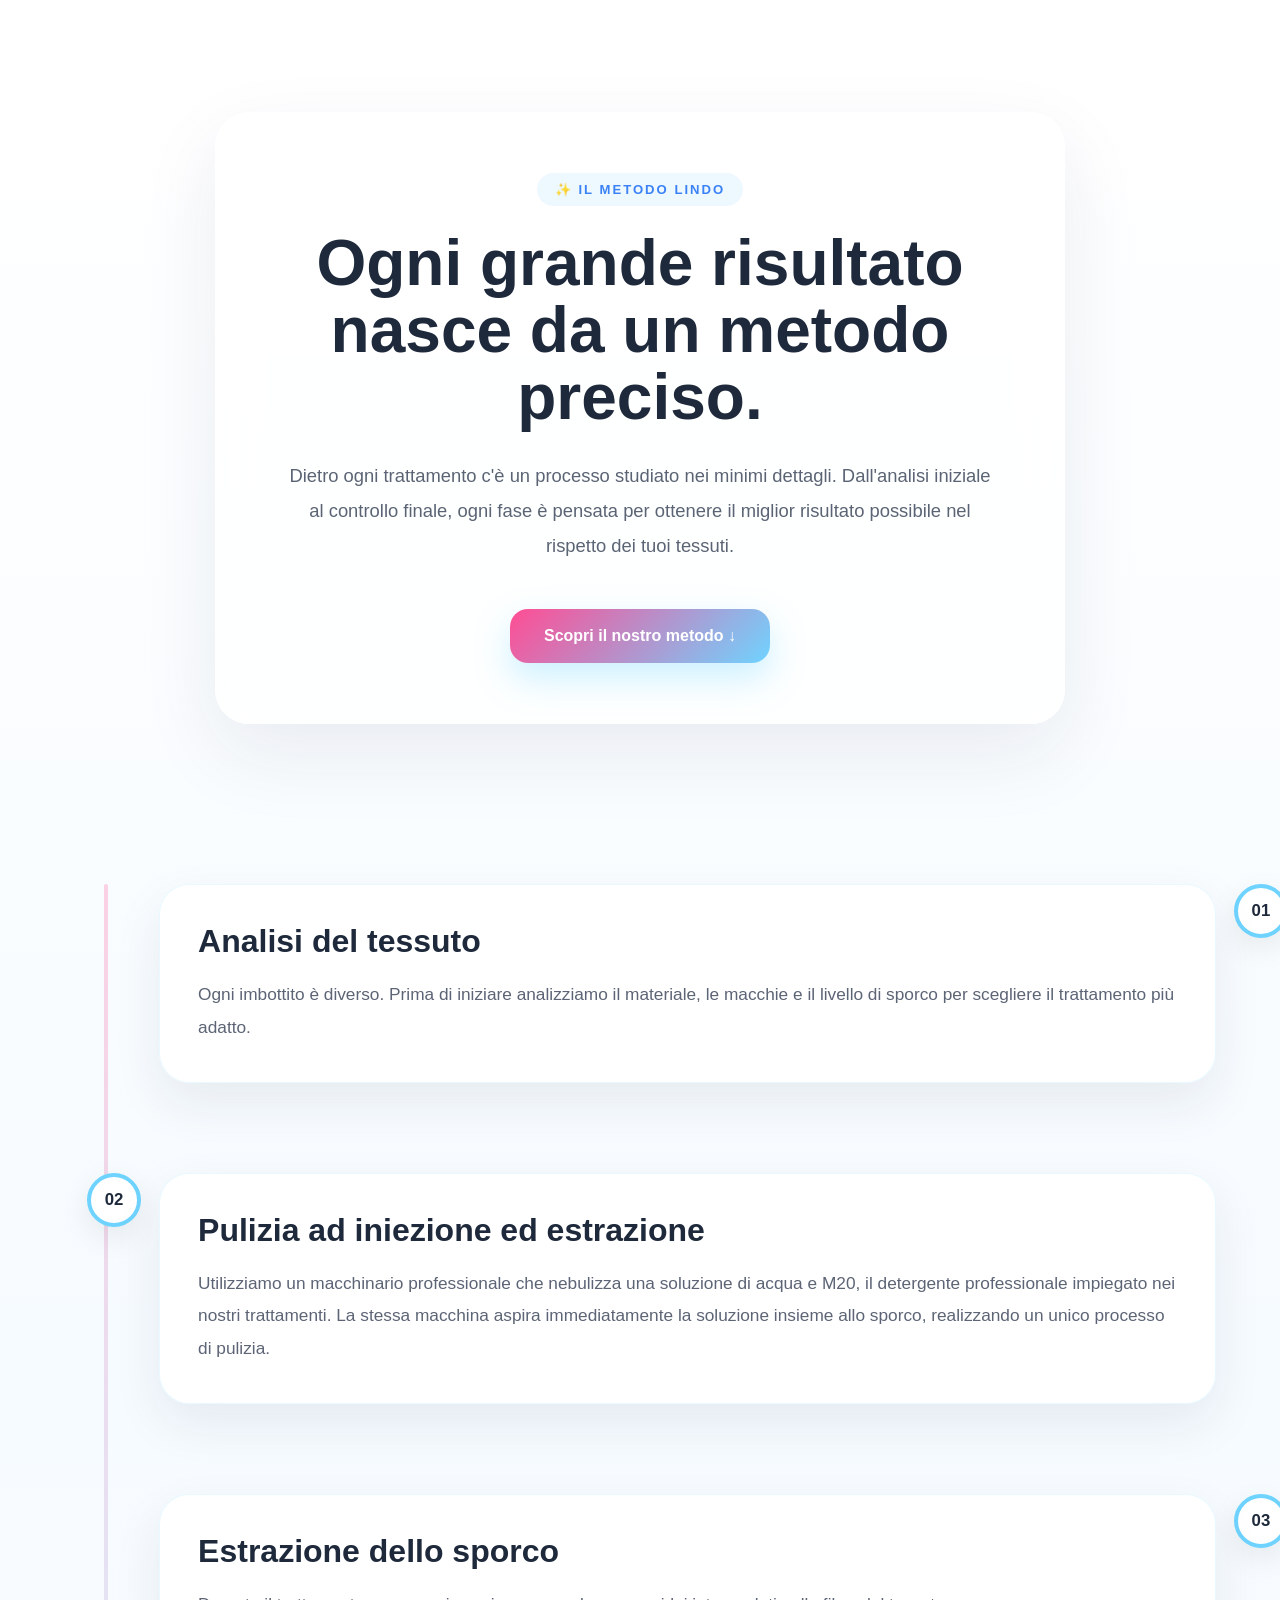
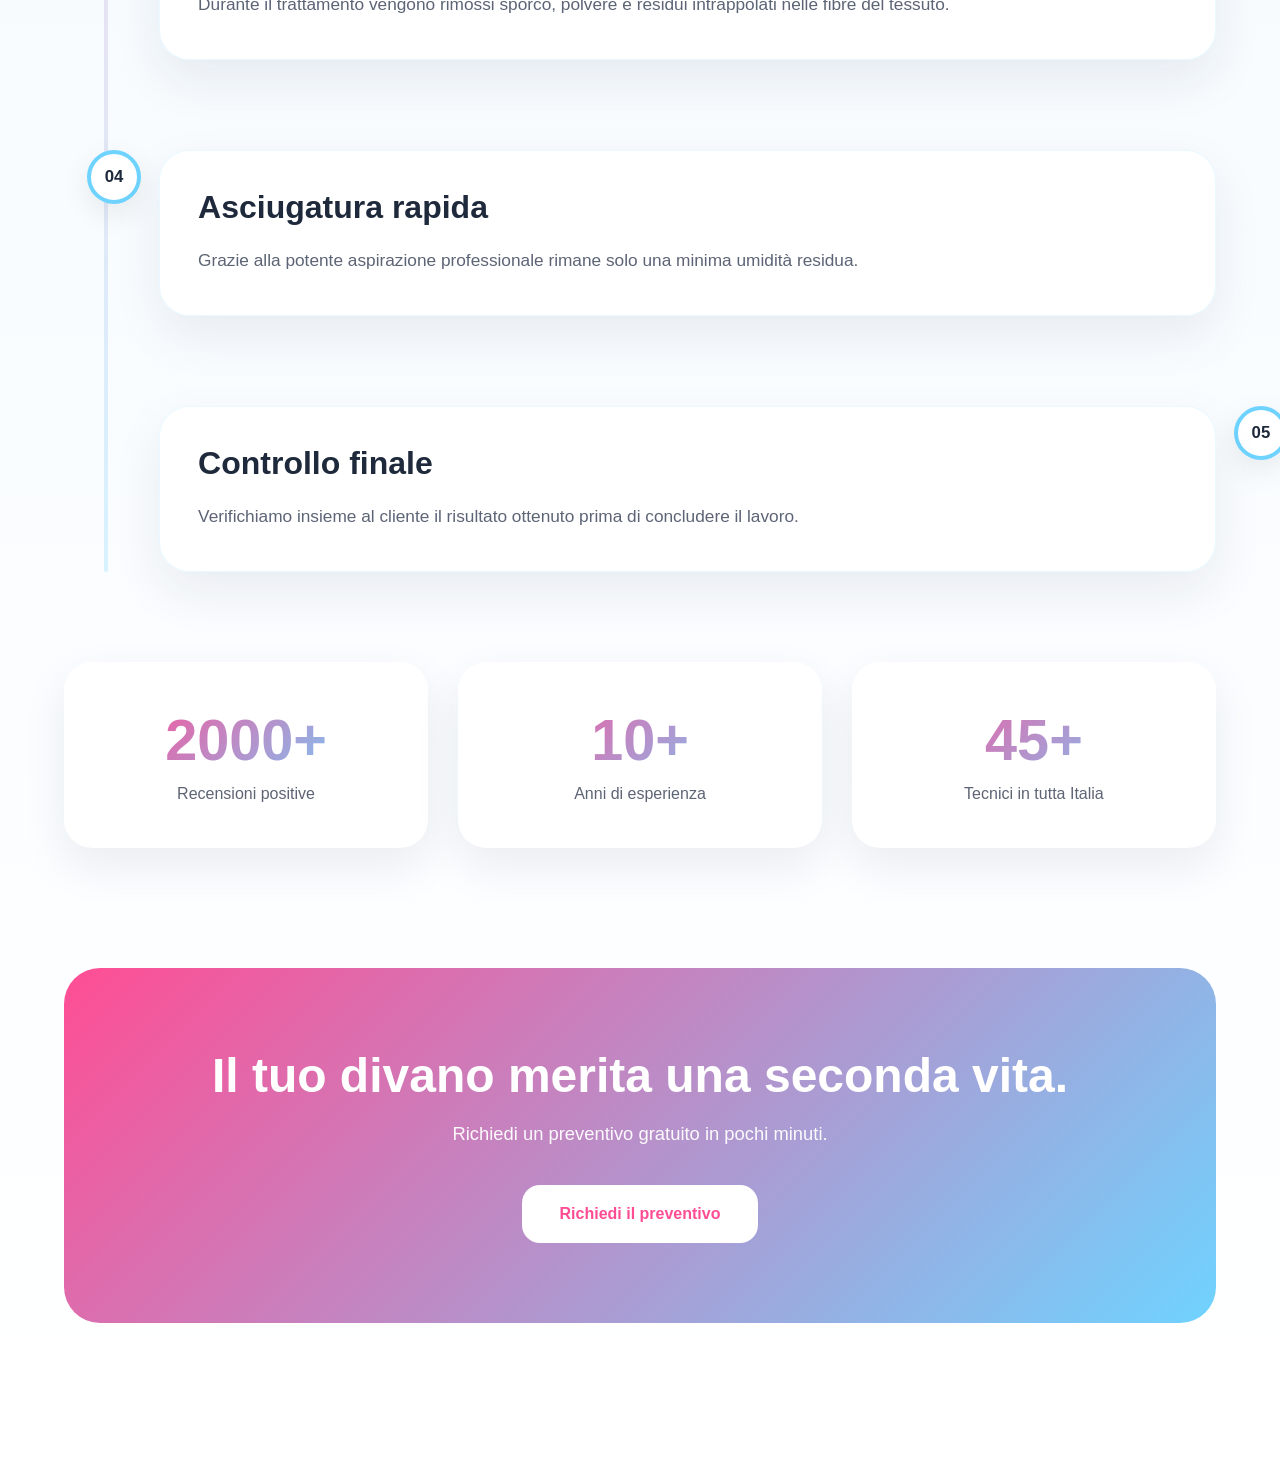
<file: metodo.html>
<!DOCTYPE html>
<html lang="it">
<head>
<meta charset="UTF-8">
<meta name="viewport" content="width=device-width, initial-scale=1.0">

<title>Il Metodo Lindo | Lindo Pulito Milano</title>

<link rel="stylesheet" href="style.css?v=8">
<link rel="stylesheet" href="metodo.css?v=4">
</head>

<body class="method-page">

<main class="method-content">

<section class="intro">

<div class="glass-card">

<span class="badge">
✨ IL METODO LINDO
</span>

<h2>
Ogni grande risultato nasce da un metodo preciso.
</h2>

<p>

Dietro ogni trattamento c'è un processo studiato nei minimi dettagli.
Dall'analisi iniziale al controllo finale, ogni fase è pensata per ottenere il miglior risultato possibile nel rispetto dei tuoi tessuti.

</p>

<a href="#step1" class="discover-btn">
Scopri il nostro metodo ↓
</a>

</div>

</section>

<section class="timeline">

<div class="line"></div>

<div class="step" id="step1">

<div class="number">01</div>

<div class="content">

<h3>Analisi del tessuto</h3>

<p>

Ogni imbottito è diverso.

Prima di iniziare analizziamo il materiale,
le macchie e il livello di sporco per scegliere
il trattamento più adatto.

</p>

</div>

</div>

<div class="step">

<div class="number">02</div>

<div class="content">

<h3>Pulizia ad iniezione ed estrazione</h3>

<p>

Utilizziamo un macchinario professionale che
nebulizza una soluzione di acqua e M20,
il detergente professionale impiegato nei nostri
trattamenti.

La stessa macchina aspira immediatamente
la soluzione insieme allo sporco,
realizzando un unico processo di pulizia.

</p>

</div>

</div>

<div class="step">

<div class="number">03</div>

<div class="content">

<h3>Estrazione dello sporco</h3>

<p>

Durante il trattamento vengono rimossi sporco,
polvere e residui intrappolati nelle fibre del tessuto.

</p>

</div>

</div>

<div class="step">

<div class="number">04</div>

<div class="content">

<h3>Asciugatura rapida</h3>

<p>

Grazie alla potente aspirazione professionale
rimane solo una minima umidità residua.

</p>

</div>

</div>

<div class="step">

<div class="number">05</div>

<div class="content">

<h3>Controllo finale</h3>

<p>

Verifichiamo insieme al cliente il risultato ottenuto
prima di concludere il lavoro.

</p>

</div>

</div>

</section>

<section class="stats">

<div class="stat">

<h2>2000+</h2>

<p>Recensioni positive</p>

</div>

<div class="stat">

<h2>10+</h2>

<p>Anni di esperienza</p>

</div>

<div class="stat">

<h2>45+</h2>

<p>Tecnici in tutta Italia</p>

</div>

</section>

<section class="cta">

<h2>

Il tuo divano merita una seconda vita.

</h2>

<p>

Richiedi un preventivo gratuito in pochi minuti.

</p>

<a href="https://wa.me/393514191936" class="cta-btn">

Richiedi il preventivo

</a>

</section>

</main>
<script src="metodo.js?v=1"></script>
</body>
</html>
</file>
<file: style.css>
*{
margin:0;
padding:0;
box-sizing:border-box;
}

body{
font-family:'Poppins',sans-serif;
background:
radial-gradient(circle at top,#ffd6e7 0%,#fff5fa 35%,#ffffff 100%);
color:#333;
padding:22px 14px;
}

.container{
max-width:440px;
margin:auto;
background:rgba(255,255,255,.92);
backdrop-filter:blur(10px);
border:1px solid rgba(255,210,230,.8);
border-radius:32px;
padding:34px 26px;
box-shadow:
0 25px 60px rgba(233,30,99,.10),
0 8px 20px rgba(0,0,0,.06);
text-align:center;
}

.logo{
width:210px;
display:block;
margin:0 auto 10px;
filter:drop-shadow(0 10px 18px rgba(0,0,0,.15));
}

h1{
font-size:2.35rem;
font-weight:700;
line-height:1.05;
color:#e6367d;
margin:10px 0 18px;
}

.subtitle{
font-size:1.05rem;
line-height:1.7;
color:#666;
margin-bottom:30px;
}

.buttons{
display:flex;
flex-direction:column;
gap:16px;
margin-bottom:30px;
}

.buttons a{
display:block;
padding:18px;
border-radius:18px;
text-decoration:none;
font-weight:600;
font-size:1.08rem;
color:white;
transition:.25s;
box-shadow:0 12px 25px rgba(0,0,0,.12);
}

.buttons a:active{
transform:scale(.98);
}

.instagram{
background:linear-gradient(135deg,#ff4f96,#d91d68);
}

.whatsapp{
background:linear-gradient(135deg,#37db71,#12b44e);
}

.cards{
display:grid;
gap:15px;
margin-top:10px;
}

.card{
background:linear-gradient(180deg,#fff9fc,#ffeaf3);
border:none;
border-radius:20px;
padding:18px;
box-shadow:0 8px 18px rgba(233,30,99,.08);
}

.card h2{
font-size:1.8rem;
margin-bottom:6px;
}

.card p{
font-size:.95rem;
line-height:1.55;
color:#666;
}

footer{
margin-top:28px;
padding-top:18px;
border-top:1px solid #f2d6e3;
font-size:.9rem;
color:#999;
}

.promo-cleaning{
  margin: 35px 0 40px;
  background: white;
  border-radius: 30px;
  padding: 24px 20px 28px;
  box-shadow: 0 18px 40px rgba(0,0,0,0.08);
  text-align: center;
  position: relative;
  overflow: hidden;
}

.promo-cleaning::before{
  content:"";
  position:absolute;
  inset:0;
  background: linear-gradient(180deg, rgba(255,105,180,0.06), rgba(255,255,255,0));
  pointer-events:none;
}

.promo-image-box{
  position: relative;
  background: #fff;
  border-radius: 24px;
  padding: 18px;
  margin-bottom: 18px;
  overflow: hidden;
}

.promo-sofa{
  width: 100%;
  max-width: 360px;
  display: block;
  margin: 0 auto;
  border-radius: 18px;
}

.shine-bar{
  position: absolute;
  top: -20%;
  left: -40%;
  width: 35%;
  height: 140%;
  background: linear-gradient(
    90deg,
    transparent,
    rgba(255,255,255,0.65),
    transparent
  );
  transform: skewX(-20deg);
  animation: shineMove 3.2s infinite;
}

@keyframes shineMove{
  0%{
    left: -45%;
  }
  100%{
    left: 120%;
  }
}

.promo-cleaning h2{
  font-size: 34px;
  line-height: 1.15;
  color: #e84c8b;
  margin: 10px 0 12px;
  font-weight: 700;
}

.promo-cleaning p{
  font-size: 18px;
  line-height: 1.6;
  color: #666;
  margin: 0 0 22px;
}

.promo-button{
  display: inline-block;
  background: linear-gradient(135deg, #ff4f9a, #e81f76);
  color: white;
  text-decoration: none;
  font-weight: 700;
  padding: 16px 26px;
  border-radius: 18px;
  box-shadow: 0 12px 25px rgba(232, 31, 118, 0.25);
  transition: transform 0.2s ease, box-shadow 0.2s ease;
}

.promo-button:hover{
  transform: translateY(-2px);
  box-shadow: 0 16px 30px rgba(232, 31, 118, 0.30);
}

/* ANIMAZIONI INIZIALI */

@keyframes fadeUp {
  from {
    opacity: 0;
    transform: translateY(35px);
  }

  to {
    opacity: 1;
    transform: translateY(0);
  }
}

.logo{
  animation: fadeUp .8s ease forwards;
}

h1{
  opacity:0;
  animation: fadeUp .8s ease forwards;
  animation-delay:.15s;
}

.subtitle{
  opacity:0;
  animation: fadeUp .8s ease forwards;
  animation-delay:.3s;
}

.buttons{
  opacity:0;
  animation: fadeUp .8s ease forwards;
  animation-delay:.45s;
}

.promo-cleaning{
  opacity:0;
  animation: fadeUp .8s ease forwards;
  animation-delay:.6s;
}

.cards{
  opacity:0;
  animation: fadeUp .8s ease forwards;
  animation-delay:.75s;
}

.promo-image-box{
    position: relative;
    width: 100%;
    max-width: 520px;
    margin: auto;
}

.promo-sofa-clean{
    width:100%;
    display:block;
    border-radius:20px;
}

#cleanCanvas{
    position:absolute;
    inset:0;
    width:100%;
    height:100%;
    touch-action:none;
    border-radius:20px;
    z-index:2;
    cursor:pointer;
}

.shine-bar{
    z-index:5;
}

/* GIOCO PULIZIA DIVANO */

.game-instruction{
  margin:18px 0 12px;
  font-size:17px;
  font-weight:600;
  color:#555;
}

.clean-progress{
  width:100%;
  height:12px;
  background:#f1e5eb;
  border-radius:999px;
  overflow:hidden;
  margin:0 auto 8px;
}

.clean-progress-bar{
  width:0%;
  height:100%;
  background:linear-gradient(90deg,#ff4f9a,#e91e75);
  border-radius:999px;
  transition:width .25s ease;
}

.clean-progress-text{
  margin:0 0 20px;
  font-size:15px;
  color:#777;
}

.clean-progress-text strong{
  color:#e91e75;
}

.clean-reward{
  margin:22px 0;
  padding:24px 18px;
  border-radius:24px;
  background:linear-gradient(145deg,#fff4f9,#ffffff);
  box-shadow:0 16px 35px rgba(232,31,118,.15);
  text-align:center;
  animation:rewardAppear .55s ease both;
}

.clean-reward[hidden]{
  display:none;
}

.reward-small{
  margin:0 0 8px;
  font-size:15px;
  color:#666;
}

.clean-reward h3{
  margin:8px 0 16px;
  font-size:25px;
  line-height:1.2;
  color:#e91e75;
}

.discount-code{
  display:inline-block;
  margin:8px 0 18px;
  padding:10px 18px;
  border:2px dashed #e91e75;
  border-radius:14px;
  font-size:22px;
  letter-spacing:2px;
  color:#333;
  background:#fff;
}

.reward-whatsapp{
  display:block;
  padding:16px 18px;
  border-radius:18px;
  background:#20c763;
  color:#fff;
  text-decoration:none;
  font-weight:700;
  box-shadow:0 12px 25px rgba(32,199,99,.25);
}

.shine-bar{
  pointer-events:none;
}

@keyframes rewardAppear{
  from{
    opacity:0;
    transform:translateY(18px) scale(.97);
  }

  to{
    opacity:1;
    transform:translateY(0) scale(1);
  }
}
.clean-reward{
    margin-top:22px;
    background:white;
    border-radius:20px;
    padding:22px;
    box-shadow:0 15px 35px rgba(0,0,0,.12);
    animation:rewardPop .5s ease;
}

.clean-reward[hidden]{
    display:none;
}

.discount-code{
    display:inline-block;
    margin:12px 0;
    padding:10px 18px;
    border-radius:12px;
    background:#ff4d94;
    color:white;
    font-size:24px;
    font-weight:700;
    letter-spacing:2px;
}

.reward-whatsapp{
    display:inline-block;
    margin-top:15px;
    background:#25D366;
    color:white;
    text-decoration:none;
    padding:14px 22px;
    border-radius:14px;
    font-weight:700;
    transition:.25s;
}

.reward-whatsapp:hover{
    transform:translateY(-2px);
}

@keyframes rewardPop{
    from{
        opacity:0;
        transform:translateY(25px) scale(.9);
    }
    to{
        opacity:1;
        transform:translateY(0) scale(1);
    }
}
.method-intro{
    margin-top:18px;
    margin-bottom:10px;
    color:#666;
    font-size:15px;
    font-weight:500;
}

.method-button{
    display:inline-block;
    margin-bottom:24px;
    padding:14px 26px;
    border-radius:999px;
    background:linear-gradient(135deg,#ff4d94,#6fd3ff);
    color:white;
    text-decoration:none;
    font-weight:700;
    transition:.25s;
    box-shadow:0 10px 25px rgba(0,0,0,.15);
}

.method-button:hover{
    transform:translateY(-2px);
    box-shadow:0 15px 35px rgba(0,0,0,.2);
}
</file>
<file: metodo.css>
*{
margin:0;
padding:0;
box-sizing:border-box;
}

html{
scroll-behavior:smooth;
}

body.method-page{

font-family:Poppins,sans-serif;

background:
linear-gradient(180deg,#ffffff 0%,#f6fbff 45%,#ffffff 100%);

color:#1e293b;

overflow-x:hidden;

}

.method-content{

width:min(1180px,92%);

margin:auto;

padding-bottom:120px;

}

.intro{

min-height:88vh;

display:flex;

align-items:center;

justify-content:center;

padding:80px 0;

}

.glass-card{

max-width:850px;

padding:60px;

border-radius:34px;

background:rgba(255,255,255,.72);

backdrop-filter:blur(22px);

border:1px solid rgba(255,255,255,.75);

box-shadow:

0 30px 80px rgba(20,40,80,.08);

text-align:center;

}

.badge{

display:inline-block;

padding:9px 18px;

border-radius:999px;

background:#eef8ff;

color:#3b82f6;

font-size:.82rem;

font-weight:700;

letter-spacing:2px;

margin-bottom:24px;

}

.glass-card h2{

font-size:clamp(2.3rem,5vw,4.4rem);

line-height:1.05;

margin-bottom:28px;

font-weight:700;

}

.glass-card p{

font-size:1.15rem;

line-height:1.9;

color:#5b6474;

max-width:720px;

margin:auto;

}

.discover-btn{

display:inline-flex;

margin-top:45px;

padding:18px 34px;

border-radius:18px;

background:linear-gradient(135deg,#ff4d94,#6fd3ff);

color:white;

font-weight:600;

text-decoration:none;

transition:.35s;

box-shadow:0 15px 35px rgba(111,211,255,.35);

}

.discover-btn:hover{

transform:translateY(-4px);

}

.timeline{

position:relative;

margin-top:70px;

padding-left:95px;

}

.line{

position:absolute;

left:40px;

top:0;

bottom:0;

width:4px;

border-radius:99px;

background:

linear-gradient(#ff4d94,#6fd3ff);

opacity:.25;

}

.step{

position:relative;

display:flex;

gap:45px;

margin-bottom:90px;

align-items:flex-start;

}

.number{

position:absolute;

left:-72px;

width:54px;

height:54px;

border-radius:50%;

background:white;

border:4px solid #6fd3ff;

display:flex;

align-items:center;

justify-content:center;

font-weight:700;

font-size:1.05rem;

box-shadow:0 10px 30px rgba(0,0,0,.08);

}

.content{

background:rgba(255,255,255,.92);

backdrop-filter:blur(10px);

padding:38px;

border-radius:30px;

border:1px solid rgba(111,211,255,.15);

box-shadow:
0 20px 50px rgba(20,40,80,.08);

width:100%;

transition:
transform .35s,
box-shadow .35s,
border-color .35s;

}

.content:hover{

transform:translateY(-10px);

box-shadow:
0 30px 70px rgba(20,40,80,.14);

border-color:#6fd3ff;

}

.content h3{

font-size:2rem;

margin-bottom:18px;

}

.content p{

font-size:1.08rem;

line-height:1.9;

color:#5c6475;

}

.stats{

margin-top:70px;

display:grid;

grid-template-columns:repeat(3,1fr);

gap:30px;

}

.stat{

padding:45px;

background:white;

border-radius:28px;

text-align:center;

box-shadow:0 18px 45px rgba(20,40,80,.08);

}

.stat h2{

font-size:3.6rem;

background:linear-gradient(135deg,#ff4d94,#6fd3ff);

-webkit-background-clip:text;

-webkit-text-fill-color:transparent;

margin-bottom:12px;

}

.stat p{

color:#5d6474;

}

.cta{

margin-top:120px;

padding:80px 60px;

border-radius:36px;

background:

linear-gradient(135deg,#ff4d94,#6fd3ff);

text-align:center;

color:white;

}

.cta h2{

font-size:3rem;

margin-bottom:20px;

}

.cta p{

font-size:1.15rem;

opacity:.95;

margin-bottom:40px;

}

.cta-btn{

display:inline-block;

padding:20px 38px;

border-radius:18px;

background:white;

color:#ff4d94;

font-weight:700;

text-decoration:none;

transition:.3s;

}

.cta-btn:hover{

transform:scale(1.05);

}

@media(max-width:900px){

.timeline{

padding-left:55px;

}

.line{

left:22px;

}

.number{

left:-42px;

width:42px;

height:42px;

font-size:.9rem;

}

.glass-card{

padding:38px;

}

.content{

padding:28px;

}

.stats{

grid-template-columns:1fr;

}

.cta{

padding:60px 28px;

}

.cta h2{

font-size:2.2rem;

}

}
.step:nth-child(even){

flex-direction:row-reverse;

}

.step:nth-child(even) .number{

left:auto;

right:-72px;

}

@media(max-width:900px){

.step:nth-child(even){

flex-direction:row;

}

.step:nth-child(even) .number{

left:-42px;

right:auto;

}

}
</file>
